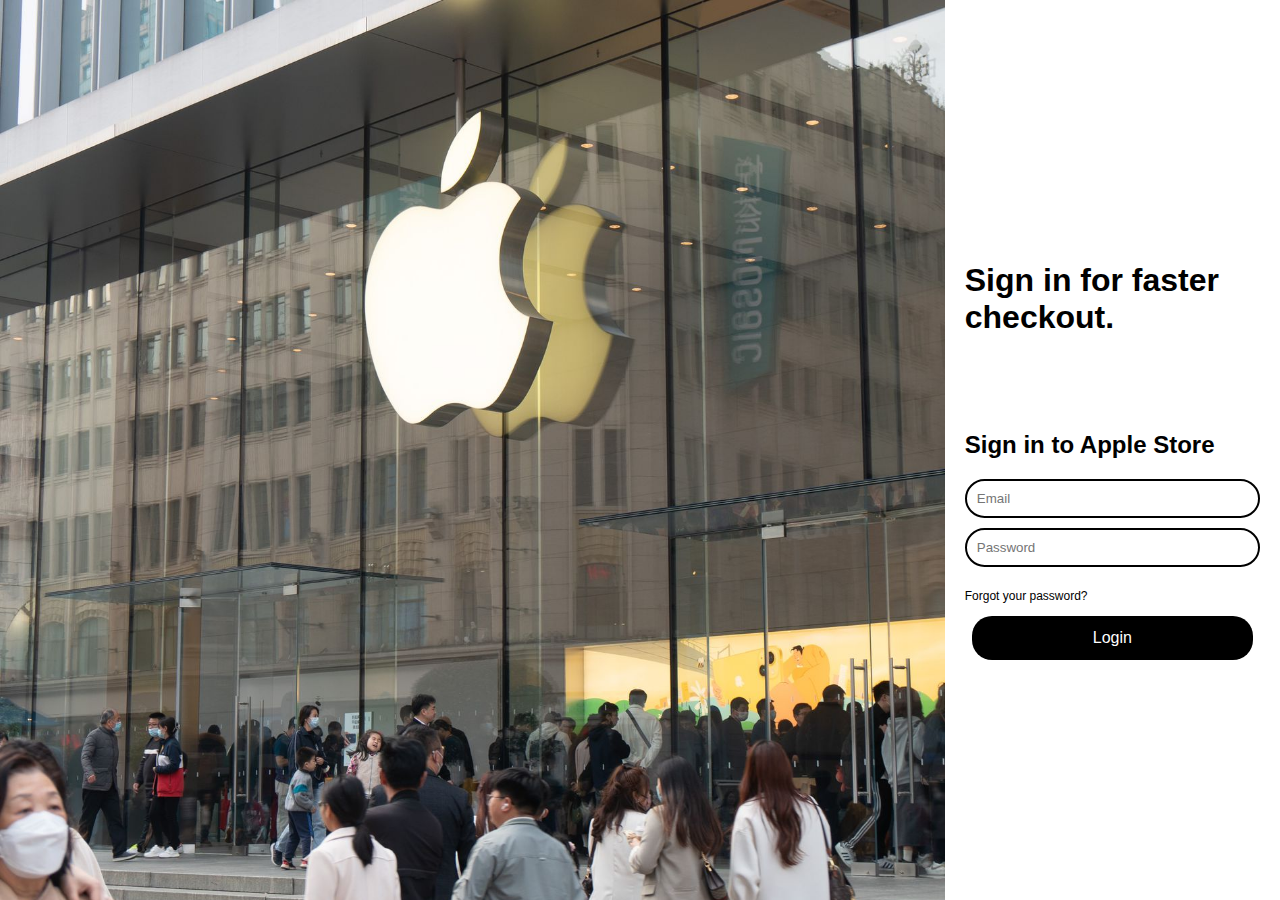
<file: Login.html>
<!DOCTYPE html>
<html lang="en">
<head>
    <meta charset="UTF-8">
    <meta name="viewport" content="width=device-width, initial-scale=1.0">
    <title>Login Page</title>
    <style>
        @font-face {
            font-family: "San Francisco";
            font-weight: 700;
            src: url("https://applesocial.s3.amazonaws.com/assets/styles/fonts/sanfrancisco/sanfranciscodisplay-bold-webfont.woff");
        }
        body {
            margin: 0;
            padding: 0;
            font-family: Arial, sans-serif;
        }
        .container {
            display: flex;
            height: 100vh;
        }
        .image-container {
            flex: 75%;
            background: url('./src/Logic-Logo.jpg');
            background-size: cover;
            background-position: top;
        }
        .form-container {
            display: flex;
            flex-direction: column;
            padding: 20px;
            box-sizing: border-box;
            display: flex;
            justify-content: center;
            align-items: center;
        }
        form {
            width: 100%;
            max-width: 300px;
        }
        .input {
            width: 100%;
            padding: 10px;
            margin-bottom: 10px;
            box-sizing: border-box;
            border-radius: 20px;
            outline: none;
            border: 2px solid black;
        }
        p {
            text-align: left;
            font-size: 12px;
            padding-top: 0px;
            padding-bottom: 1px;
        }
        button {
            width: 22vw;
            padding: 1vw;
            border-radius: 20px;
            color: white;
            background-color: black;
            border: none;
            cursor: pointer;
            font-size: 16px;
        }
        a {
            text-decoration: none;
            color: black;
        }
    </style>
</head>
<body>
    <div class="container">
        <div class="image-container"></div>
        <div class="form-container">
            <form>
				<h1>Sign in for faster checkout.</h1><br><br><br>
                <h2>Sign in to Apple Store</h2>
                <input class="input" type="text" placeholder="Email" required>
                <input class="input" type="password" placeholder="Password" required>
				<a href="#"><p>Forgot your password?</p></a>
            </form>
            <a href="index.html"><button>Login</button></a>
        </div>
    </div>
</body>
</html>
</file>
